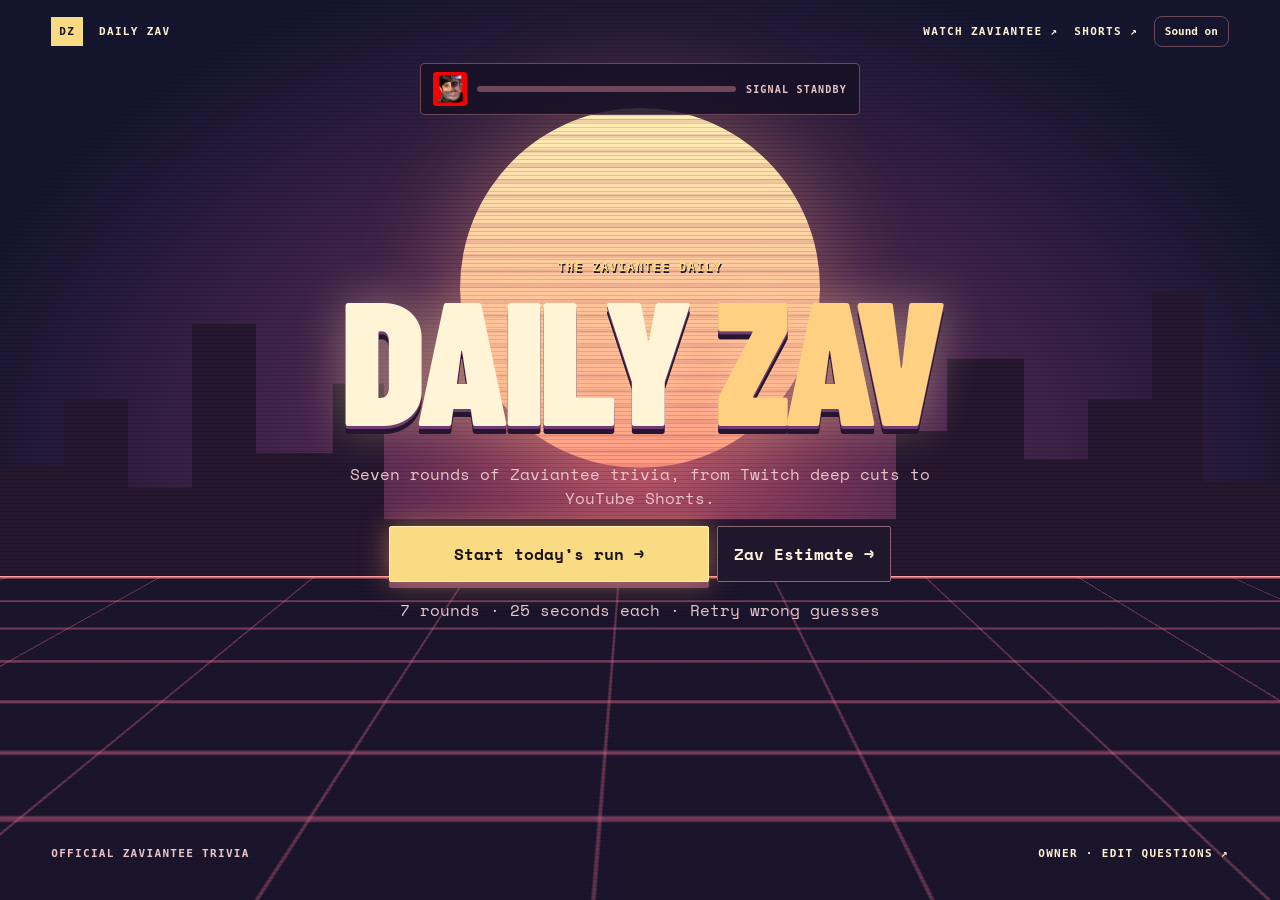
<file: index.html>
<!doctype html><html lang="en"><head><meta charset="utf-8"><meta name="viewport" content="width=device-width,initial-scale=1"><title>Daily Zav — After Hours</title><link rel="stylesheet" href="styles.css?v=night-run"><link rel="stylesheet" href="arcade.css?v=seven-estimates"></head>
<body data-screen="home"><div class="world" aria-hidden="true"><div class="moon"></div><div class="skyline"></div><div class="road"></div></div><header><a href="./" class="brand"><b>DZ</b> DAILY ZAV</a><a href="https://twitch.tv/zaviantee">WATCH ZAVIANTEE ↗</a><a class="shorts-link" href="https://www.youtube.com/@zavianteee/shorts">SHORTS ↗</a><button id="sound" class="alt" type="button">Sound on</button></header>
<main><aside><img src="zaviantee-300x300.png" alt="Zaviantee channel artwork"><div class="onair"><i></i> AFTER HOURS <span>CH 07</span></div><div class="signal"><div id="beam"></div></div><p id="signal">SIGNAL STANDBY</p></aside><div id="round-hud" aria-label="Round progress"></div><article id="stage" aria-label="Daily Zav game"><p>CONNECTING TO THE STUDIO…</p></article></main>
<footer><span>OFFICIAL ZAVIANTEE TRIVIA</span><a href="editor.html">OWNER · EDIT QUESTIONS ↗</a></footer><script src="app.js?v=character-round" defer></script></body></html>
</file>
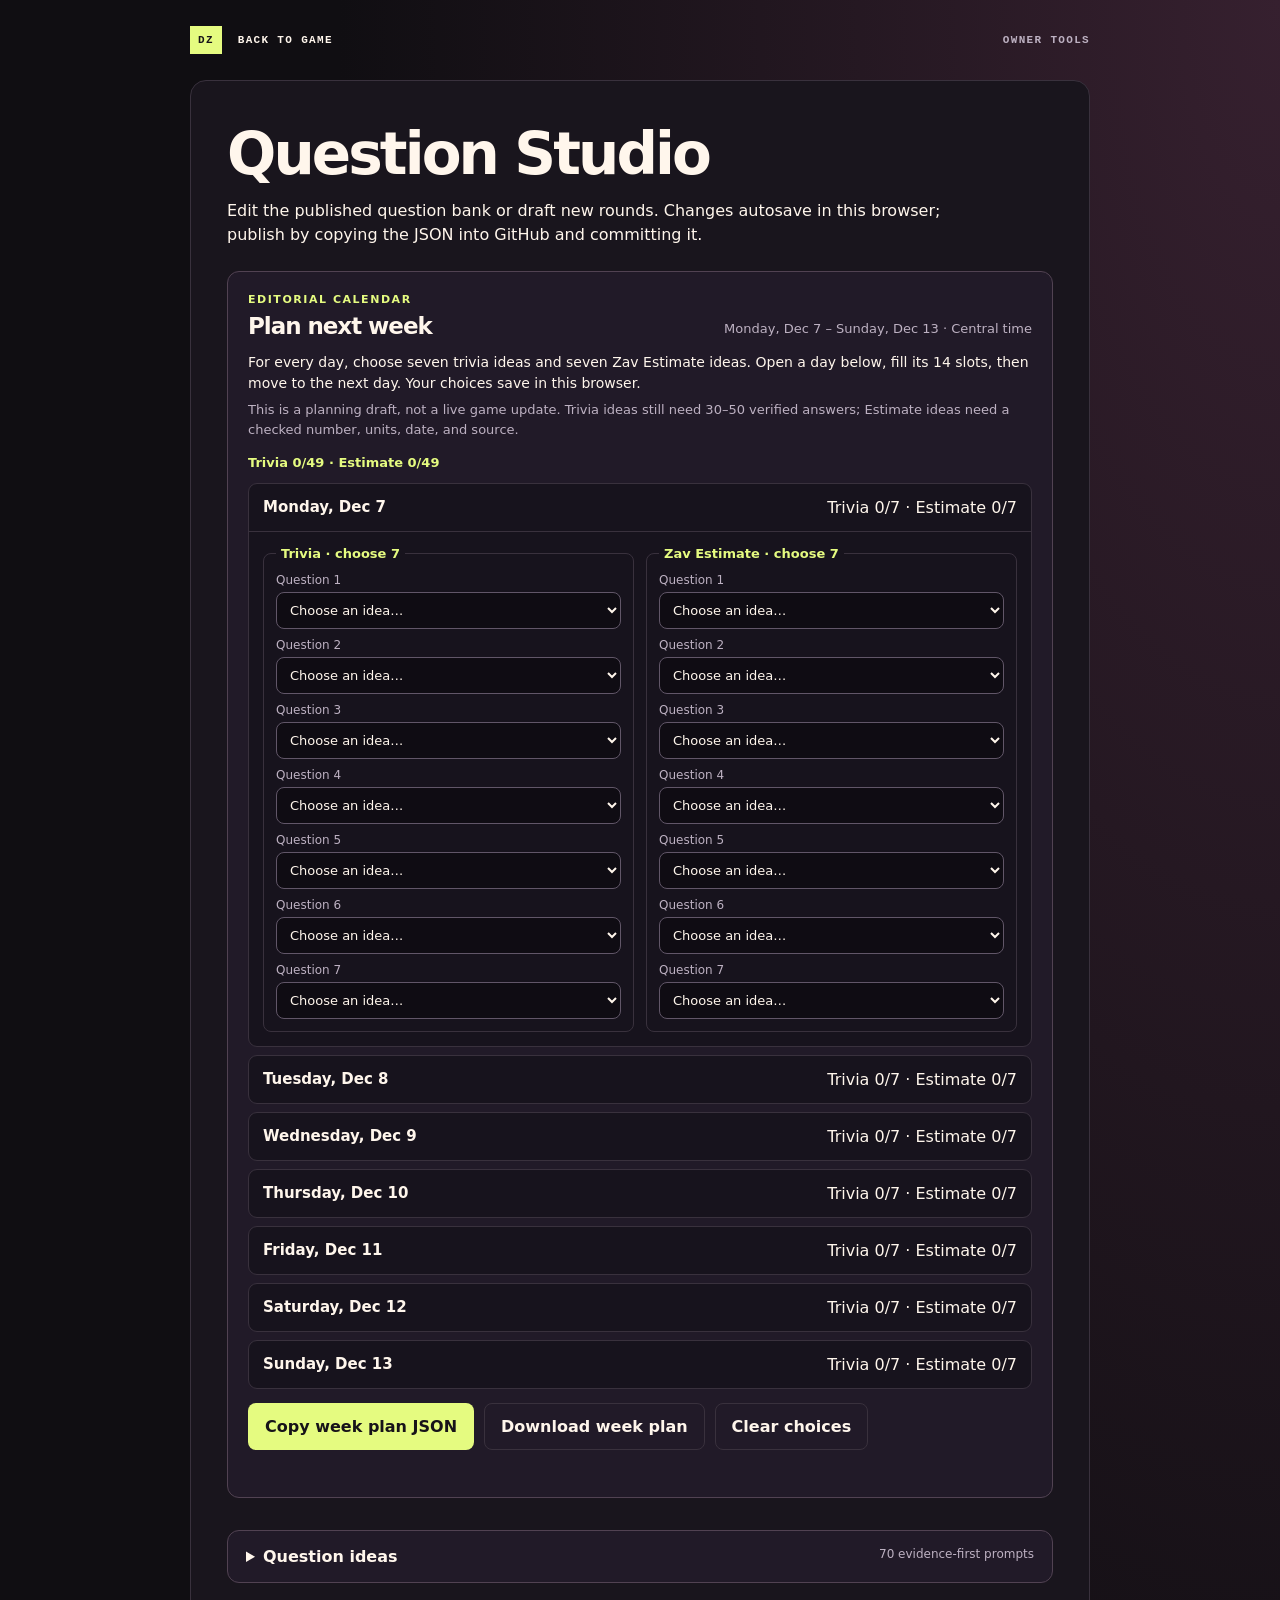
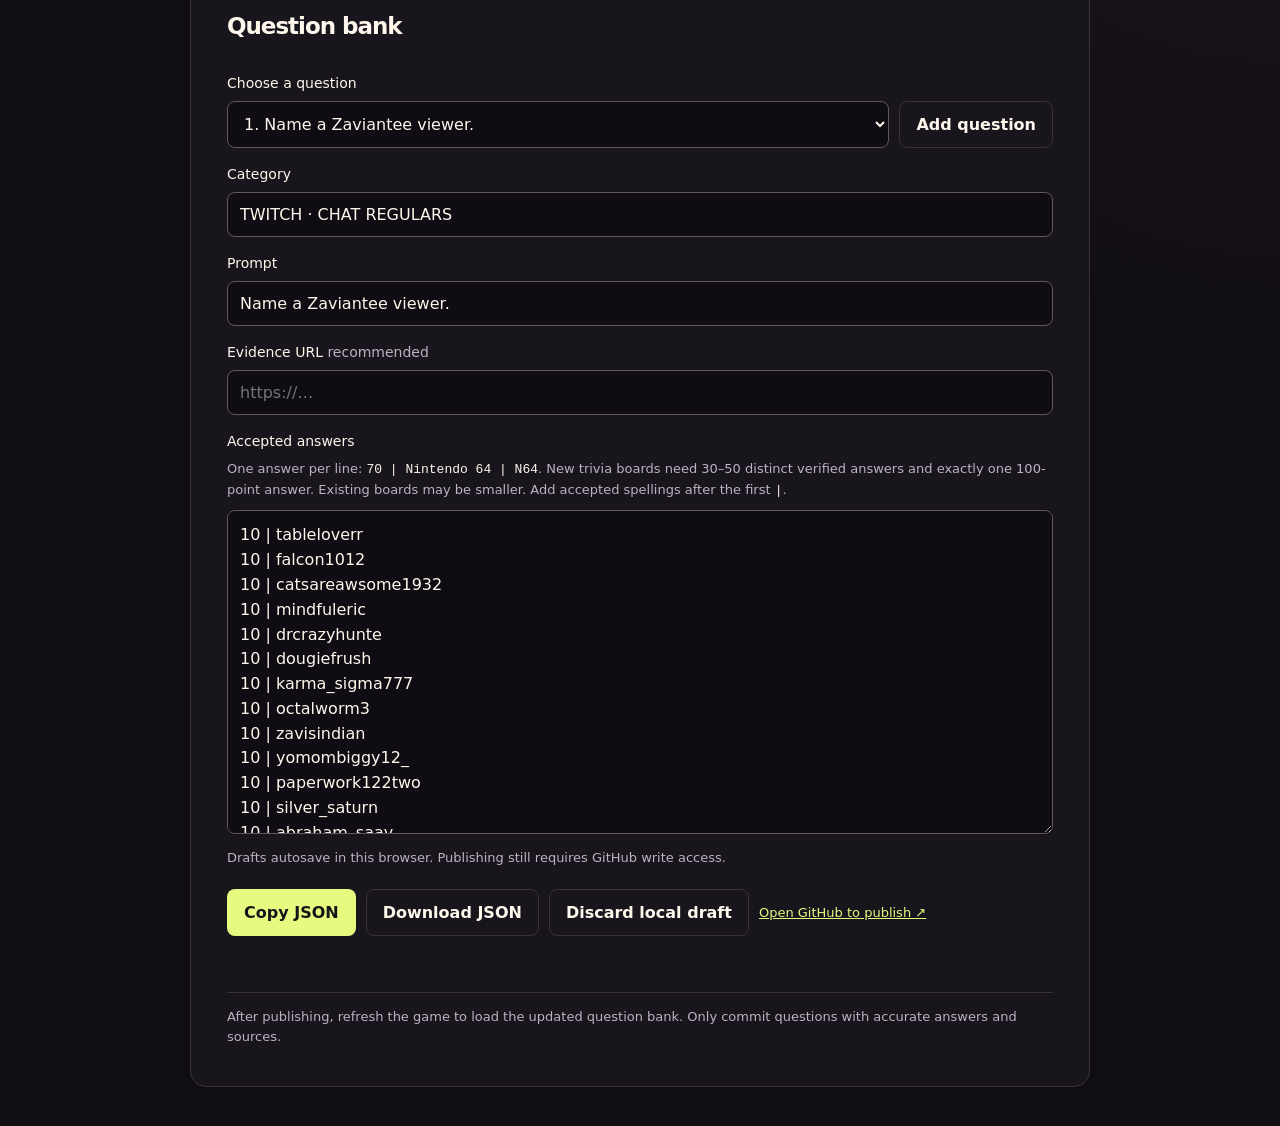
<file: editor.html>
<!doctype html>
<html lang="en">
<head>
  <meta charset="utf-8">
  <meta name="viewport" content="width=device-width, initial-scale=1">
  <title>Question Studio · Daily Zav</title>
  <link rel="stylesheet" href="styles.css">
  <link rel="stylesheet" href="editor.css?v=weekly-planner-7x7">
  <script src="editor.js?v=weekly-planner-7x7" defer></script>
</head>
<body class="studio-page">
  <header class="studio-header">
    <a class="brand" href="./"><b>DZ</b> BACK TO GAME</a>
    <span>OWNER TOOLS</span>
  </header>
  <main class="studio">
    <h1>Question Studio</h1>
    <p class="studio-intro">Edit the published question bank or draft new rounds. Changes autosave in this browser; publish by copying the JSON into GitHub and committing it.</p>

    <section class="week-planner" aria-labelledby="week-heading">
      <div class="week-planner-heading">
        <div>
          <p class="week-kicker">EDITORIAL CALENDAR</p>
          <h2 id="week-heading">Plan next week</h2>
        </div>
        <p id="week-range" class="week-range">Loading dates…</p>
      </div>
      <p class="week-help">For every day, choose seven trivia ideas and seven Zav Estimate ideas. Open a day below, fill its 14 slots, then move to the next day. Your choices save in this browser.</p>
      <p class="week-note">This is a planning draft, not a live game update. Trivia ideas still need 30–50 verified answers; Estimate ideas need a checked number, units, date, and source.</p>
      <p id="week-progress" class="week-progress" aria-live="polite">Trivia 0/49 · Estimate 0/49</p>
      <div id="week-days" class="week-days">
        <p class="idea-status">Load the question ideas to plan your week.</p>
      </div>
      <div class="week-actions">
        <button id="copy-week" type="button" disabled>Copy week plan JSON</button>
        <button id="download-week" type="button" class="alt" disabled>Download week plan</button>
        <button id="clear-week" type="button" class="alt">Clear choices</button>
      </div>
      <p id="week-status" role="status" aria-live="polite"></p>
    </section>

    <details class="idea-bank">
      <summary>Question ideas <span id="idea-count">Loading ideas…</span></summary>
      <p>These are prompts, not verified answer keys. Gather source-backed facts before publishing; trivia point tiers should reflect how often an answer appears. Estimate ideas need dated numeric answers added to the Estimate game.</p>
      <h3 class="estimate-ideas-heading">Trivia ideas <span id="trivia-count"></span></h3>
      <label class="idea-filter" for="trivia-filter">Filter trivia prompts
        <input id="trivia-filter" type="search" placeholder="Search trivia ideas">
      </label>
      <div class="idea-list" id="trivia-ideas">
        <p id="trivia-ideas-status" class="idea-status">Loading trivia ideas…</p>
      </div>
      <h3 class="estimate-ideas-heading">Zav Estimate ideas <span id="estimate-count"></span></h3>
      <label class="idea-filter" for="estimate-filter">Filter estimate prompts
        <input id="estimate-filter" type="search" placeholder="Search Estimate ideas">
      </label>
      <div class="idea-list estimate-idea-list" id="estimate-ideas">
        <p id="estimate-ideas-status" class="idea-status">Loading Estimate ideas…</p>
      </div>
    </details>

    <section class="question-editor" aria-labelledby="editor-heading">
      <h2 id="editor-heading">Question bank</h2>
      <label for="pick">Choose a question</label>
      <div class="picker-row">
        <select id="pick"></select>
        <button id="add" type="button" class="alt">Add question</button>
      </div>
      <label for="category">Category</label>
      <input id="category" maxlength="60" autocomplete="off">
      <label for="prompt">Prompt</label>
      <input id="prompt" maxlength="180" autocomplete="off">
      <label for="source">Evidence URL <span class="label-note">recommended</span></label>
      <input id="source" type="url" inputmode="url" placeholder="https://…" autocomplete="url">
      <label for="answers">Accepted answers</label>
      <p class="field-help">One answer per line: <code>70 | Nintendo 64 | N64</code>. New trivia boards need 30–50 distinct verified answers and exactly one 100-point answer. Existing boards may be smaller. Add accepted spellings after the first <code>|</code>.</p>
      <textarea id="answers" rows="12" spellcheck="false"></textarea>
      <p class="draft-note">Drafts autosave in this browser. Publishing still requires GitHub write access.</p>
      <div class="editor-actions">
        <button id="copy" type="button">Copy JSON</button>
        <button id="download" type="button" class="alt">Download JSON</button>
        <button id="reset" type="button" class="alt">Discard local draft</button>
        <a href="https://github.com/tableloverr/dailyzav/edit/main/questions.json" target="_blank" rel="noopener noreferrer">Open GitHub to publish ↗</a>
      </div>
      <p id="status" role="status" aria-live="polite"></p>
      <p class="publish-note">After publishing, refresh the game to load the updated question bank. Only commit questions with accurate answers and sources.</p>
    </section>
  </main>
</body>
</html>
</file>
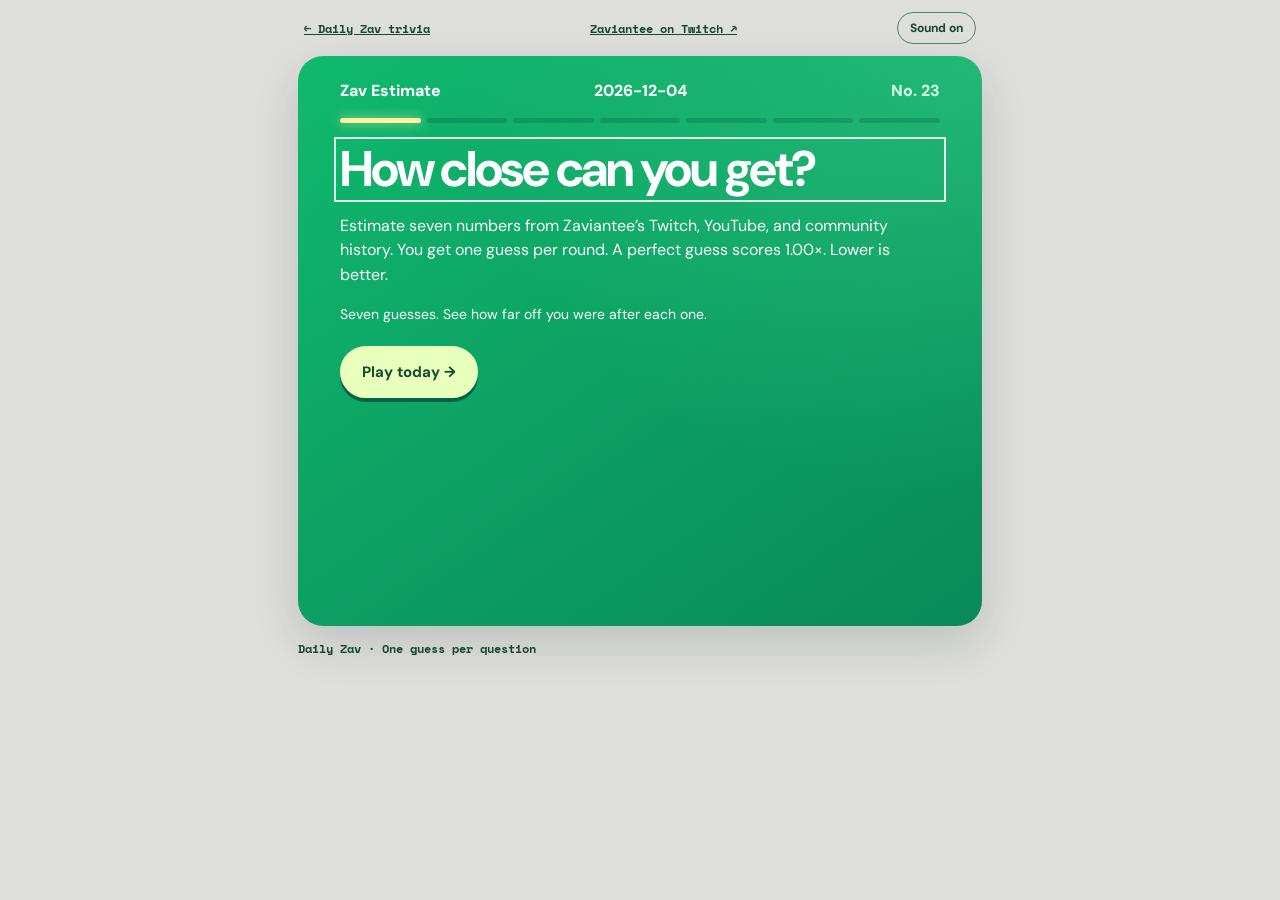
<file: estimate.html>
<!doctype html>
<html lang="en">
<head>
  <meta charset="utf-8">
  <meta name="viewport" content="width=device-width, initial-scale=1">
  <title>Zav Estimate · Daily Zav</title>
  <link rel="stylesheet" href="estimate.css?v=polish">
  <script src="estimate.js?v=polish" defer></script>
</head>
<body>
  <header><a href="./">← Daily Zav trivia</a><a href="https://www.twitch.tv/zaviantee">Zaviantee on Twitch ↗</a><button type="button" id="estimate-sound" aria-pressed="true">Sound on</button></header>
  <main class="game">
    <div class="top"><strong>Zav Estimate</strong><span id="progress"></span><span id="edition"></span></div>
    <div id="rounds" aria-hidden="true"></div><section id="screen"><p>Loading today’s estimates…</p></section>
  </main>
  <footer>Daily Zav · One guess per question</footer>
</body>
</html>
</file>
<file: styles.css>
:root{color-scheme:dark;--bg:#100e12;--panel:#19151d;--line:#39313d;--lime:#e5fb80;--pink:#ff847e;--muted:#bdb1c2;--ink:#fff6ec}*{box-sizing:border-box}body{margin:0;background:radial-gradient(ellipse at top right,#36202f,transparent 52%),var(--bg);color:var(--ink);font:16px system-ui,sans-serif;min-height:100vh}header,footer,main{max-width:1080px;margin:auto}header,footer{display:flex;justify-content:space-between;align-items:center;gap:16px;padding:22px 5%;font:700 11px ui-monospace,monospace;letter-spacing:.12em}header a,footer a{color:var(--ink);text-decoration:none}.brand b{background:var(--lime);color:#171319;padding:8px;margin-right:8px}main{display:grid;grid-template-columns:240px minmax(0,1fr);gap:16px;padding:30px 5%}aside,article{background:var(--panel);border:1px solid var(--line);border-radius:18px}aside{padding:16px;align-self:start}aside img{width:100%;display:block;border-radius:10px}.onair,.meta,.signal+p,.dots{font:700 12px ui-monospace,monospace;letter-spacing:.12em}.onair{margin:16px 0;display:flex;align-items:center;gap:8px}.onair i{width:8px;height:8px;border-radius:50%;background:var(--pink);box-shadow:0 0 12px var(--pink)}.onair span{margin-left:auto;color:var(--muted)}.signal,.clock{height:6px;background:var(--line);border-radius:6px;overflow:hidden}.signal div,.clock div{height:100%;background:var(--lime);width:0;transition:width .28s}.signal+p,footer,.muted{color:var(--muted)}article{padding:clamp(22px,5vw,54px);min-height:430px}.meta{color:var(--lime);display:flex;justify-content:space-between;gap:8px}h1{font-size:clamp(52px,9vw,100px);letter-spacing:-.09em;line-height:.87;margin:24px 0}h1 em{color:var(--pink);font-style:normal}h2{font-size:clamp(28px,4.4vw,52px);line-height:1.04;letter-spacing:-.045em;margin:24px 0}p{line-height:1.5}button,input{font:inherit;border-radius:8px;padding:13px 16px}button{border:1px solid transparent;background:var(--lime);color:#171319;font-weight:800;cursor:pointer}button:hover{filter:brightness(1.12)}button:active{transform:translateY(1px)}button.alt{background:transparent;color:var(--ink);border-color:var(--line)}input{width:100%;min-width:0;background:#0f0c13;border:1px solid #615668;color:var(--ink)}:focus-visible{outline:2px solid var(--pink);outline-offset:3px}form,.actions{display:flex;gap:8px;flex-wrap:wrap}form input{flex:1;min-width:150px}.dots{display:flex;gap:7px;margin:18px 0}.dots b{flex:1;height:5px;background:var(--line);border-radius:6px}.dots .past{background:var(--pink)}.dots .now{background:var(--lime)}.clock{margin:12px 0}.clock div{transition:none}.clock .low{background:var(--pink)}.reveal{border-left:3px solid var(--lime);padding-left:18px;margin:24px 0;animation:in .25s ease-out}.points{color:var(--lime);font-size:clamp(42px,8vw,76px);font-weight:900;letter-spacing:-.08em;line-height:1}.review{padding:0;list-style:none}.review li{display:flex;justify-content:space-between;gap:10px;border-bottom:1px solid var(--line);padding:10px 0}.review small{display:block;color:var(--muted)}@keyframes in{from{opacity:0;transform:translateY(7px)}}@media(max-width:650px){main{grid-template-columns:1fr;padding-top:8px}aside{display:grid;grid-template-columns:42px 1fr;gap:4px 12px;align-items:center;padding:10px 14px}aside img{grid-row:span 3}.onair,.signal+p{margin:0}.signal+p{font-size:9px}article{min-height:400px}footer{flex-wrap:wrap}}@media(prefers-reduced-motion:reduce){*,*::before{animation:none!important;transition:none!important}}
</file>
<file: arcade.css>
@import url('https://fonts.googleapis.com/css2?family=Space+Mono:wght@400;700&family=Barlow+Condensed:wght@700;900&display=swap');
:root { --lime:#f9db83; --pink:#ff827c; --line:#6e475b; --ink:#fff1d2; --muted:#e8c5c8; }
body { isolation:isolate; font-family:"Space Mono",monospace; background:#130f28; }
.world { position:fixed; inset:0; overflow:hidden; z-index:-1; background:radial-gradient(ellipse at 50% 52%,#a94764 0%,#48264e 36%,#15152e 78%); }
.world::after { content:""; position:absolute; inset:0; background:repeating-linear-gradient(transparent 0 3px,#09081924 3px 4px); }
.moon { position:absolute; width:min(34vw,360px); aspect-ratio:1; top:12%; left:50%; translate:-50%; border-radius:50%; background:repeating-linear-gradient(transparent 0 11px,#a750612e 11px 15px),linear-gradient(#fff1b6,#ff9a83); box-shadow:0 0 100px #ffab7866; transition:transform .65s; }
.skyline { position:absolute; inset:29% 0 36%; background:#24172e; clip-path:polygon(0 65%,5% 65%,5% 44%,10% 44%,10% 72%,15% 72%,15% 20%,20% 20%,20% 61%,26% 61%,26% 39%,30% 39%,30% 82%,70% 82%,70% 54%,74% 54%,74% 31%,80% 31%,80% 63%,85% 63%,85% 44%,90% 44%,90% 10%,94% 10%,94% 70%,100% 70%,100% 100%,0 100%); }
.road { position:absolute; inset:64% -35% -75%; overflow:hidden; background:repeating-linear-gradient(90deg,#fb74994d 0 2px,transparent 2px 7%),#1b152c; transform-origin:top center; transform:perspective(240px) rotateX(42deg); border-top:2px solid #ff9f9a; }
.road::before { content:""; position:absolute; inset:-28px 0 0; background:repeating-linear-gradient(#fb749966 0 2px,transparent 2px 28px); animation:drive .66s linear infinite; }
[data-screen=reveal] .moon { transform:translateY(-40px) scale(1.15); }
@keyframes drive { to { transform:translateY(28px); } }
header,footer { max-width:none; padding:16px clamp(12px,4vw,56px); }
header a:nth-child(2) { margin-left:auto; }
header button { font:inherit; padding:8px 10px; }
main { display:block; max-width:780px; padding:0 16px; min-height:calc(100svh - 132px); }
aside { display:flex; gap:10px; align-items:center; background:#171126df; padding:8px 12px; border-radius:4px; margin:0 auto; max-width:440px; }
aside img { display:block; width:34px; border-radius:3px; }
.onair { display:none; }
.signal { flex:1; }
.signal+p { white-space:nowrap; margin:0; font-size:10px; }
#stage { background:none; border:0; min-height:calc(100svh - 188px); padding:28px 0; text-align:center; display:flex; flex-direction:column; align-items:center; justify-content:center; }
#stage .meta { text-shadow:1px 2px #21122e; }
#stage h1 { font:900 clamp(78px,16vw,175px)/.83 "Barlow Condensed",Impact,sans-serif; letter-spacing:-.035em; text-shadow:4px 5px #281434,7px 8px #a14365; margin:10px 0 16px; }
#stage h1 em { color:#ffd082; }
#stage h2 { text-wrap:balance; }
#stage > p { max-width:600px; }
#stage .actions { justify-content:center; }
#stage button { border-radius:2px; box-shadow:3px 4px #180e27; }
#stage button.alt { background:#1f1730; }
#stage .clock,#stage .dots { width:min(100%,540px); }
[data-screen=play] #stage { justify-content:flex-start; }
[data-screen=play] #stage h2 { background:#1c152c; border:1px solid #9d627a; padding:20px; box-shadow:5px 6px #251732; font-size:clamp(22px,4.6vw,36px); }
#stage form { margin-top:auto; width:min(100%,580px); padding:12px; background:#1c152c; border:1px solid #9d627a; }
#stage input[aria-invalid=true] { border-color:var(--pink); }
#answer-status { min-height:1.5em; color:#ffb4a8; margin:8px 0 0; font-size:13px; text-shadow:1px 2px #21122e; }
#stage .reveal { border:0; padding:28px; min-width:min(100%,340px); background:#1c152ce8; box-shadow:0 0 50px #fe938354; }
#stage .reveal h2 { margin-top:0; }
#stage .jackpot { box-shadow:0 0 75px #ffc66f99,inset 0 0 25px #ffc66f55; }
#stage .rare,#stage .jackpot { position:relative; animation:rare-hit .55s cubic-bezier(.16,1,.3,1) both; }
#stage .rare { box-shadow:0 0 55px #ff8fabaa; }
#stage .jackpot .points { color:#fff4b8; text-shadow:0 0 18px #ffbf58; }
#stage .jackpot::after { content:""; position:absolute; inset:-12px; border:2px solid #ffd97a; pointer-events:none; animation:signal-ring .75s ease-out both; }
.signal div { transition:width .65s cubic-bezier(.16,1,.3,1); }
@keyframes rare-hit { from { opacity:.4; transform:translateY(22px) scale(.88); } to { opacity:1; transform:none; } }
@keyframes signal-ring { from { opacity:.8; transform:scale(.93); } to { opacity:0; transform:scale(1.19); } }
#stage .review { width:100%; background:#1c152c; padding:12px 20px; text-align:left; }
@media(max-width:550px) { header { letter-spacing:0; gap:8px; } #stage form { flex-wrap:nowrap; } #stage form input { min-width:0; } }
@media(prefers-reduced-motion:reduce) { .road::before { animation:none; } }
.answer-board { width:min(100%,620px); margin:14px 0; text-align:left; background:#171125f5; border:1px solid #98647b; border-radius:5px; overflow:hidden; }
.answer-board summary { display:flex; justify-content:space-between; align-items:center; gap:12px; padding:14px 16px; cursor:pointer; font-weight:700; }
.answer-board summary span::before { content:"＋ "; color:var(--lime); }
.answer-board[open] summary span::before { content:"− "; }
.answer-board small,.board-count { color:var(--muted); }
.board-content { padding:0 16px 16px; }
.board-content h3 { margin-top:0; font-size:15px; }
.board-controls { display:flex; gap:12px; flex-wrap:wrap; }
.board-controls label { flex:1 1 180px; font-size:12px; }
.board-controls input,.board-controls select { display:block; margin-top:5px; width:100%; padding:8px; font:inherit; }
.answer-board ul { margin:0 0 14px; padding:0; list-style:none; }
.answer-board li { display:flex; justify-content:space-between; gap:10px; padding:8px 0; border-bottom:1px solid #50334b; font-size:13px; }
.answer-board li span { overflow-wrap:anywhere; }
.answer-board strong { white-space:nowrap; color:#e8c5c8; }
.answer-board strong[data-tier="100"],.your-pick { color:#ffe18a!important; }
.answer-board strong[data-tier="70"] { color:#ffa9cd; }
.answer-board .answer-scroll { max-height:min(42svh,360px); overflow:auto; overscroll-behavior:contain; scrollbar-color:#bf7292 #21152d; scrollbar-gutter:stable; padding-right:10px; }
.answer-scroll li:nth-child(odd) { background:#ffffff05; }
.score-track { display:flex; gap:16px; margin:18px 0; }
.score-column { display:grid; gap:4px; justify-items:center; min-width:48px; }
.score-rail { height:72px; width:14px; display:flex; align-items:flex-end; background:#241b32; border:1px solid var(--line); }
.score-rail i { width:100%; height:var(--level); background:linear-gradient(#ffdb85,#e96a97); transform-origin:bottom; animation:score-rise .65s ease-out both; }
.score-column small { color:var(--muted); }
@keyframes score-rise { from { transform:scaleY(0); } }
#stage .reveal { position:relative; isolation:isolate; width:min(92%,420px); border:1px solid #f2b4a266; }
#stage .reveal h2 { font-family:"Barlow Condensed",Impact,sans-serif; text-transform:uppercase; letter-spacing:.045em; }
#stage .reveal.jackpot { border-color:#ffd87e; background:radial-gradient(ellipse at top,#604125,#1c152c 68%); }
.signal-burst { position:absolute; inset:0; pointer-events:none; }
.signal-burst i { position:absolute; left:50%; top:52%; width:5px; height:5px; background:#ffe087; box-shadow:0 0 10px #ff915d; animation:spark-out .85s var(--delay) ease-out both; }
.signal-burst i:nth-child(3n) { background:#ff85ba; }
@keyframes spark-out { from { opacity:0; transform:translate(0,0) scale(.6); } 14% { opacity:1; } to { opacity:0; transform:translate(var(--x),var(--y)) rotate(110deg) scale(.2); } }
#stage #next { margin-top:4px; min-width:180px; }
@media(max-width:420px) { header { flex-wrap:wrap; } header a:nth-child(2) { margin-left:0; } header #sound { margin-left:auto; } }
#round-hud { display:flex; justify-content:center; gap:7px; margin:12px auto 0; }
#round-hud:empty { display:none; }
#round-hud span { width:32px; height:26px; display:grid; place-items:center; border:1px solid #997084; background:#21152e; color:#dbc8dc; font-size:11px; }
#round-hud .current { color:#1b152a; background:#ffd982; border-color:#fff0b5; box-shadow:0 0 14px #ffc36c88; }
#round-hud .hit { background:#b25681; color:#fff; }
#round-hud .rare-hit { background:#ffdb85; color:#201629; }
#round-hud .miss { color:#bda9c3; border-style:dashed; }
#stage .dots { display:none; }
#stage h1 { color:#fff4d6; text-shadow:0 3px #703d73,0 8px #251630,0 0 48px #ffe2a666; }
[data-screen=home] #stage { padding-bottom:72px; }
[data-screen=home] #stage .actions button:first-child { min-width:min(84vw,320px); min-height:56px; border:1px solid #fff0b8; box-shadow:0 0 28px #ffa65f80,0 6px #744064; }
[data-screen=play] #stage { min-height:calc(100svh - 218px); }
[data-screen=play] #stage h2 { width:min(100%,620px); border-top:3px solid #f6c085; padding:clamp(16px,4vw,32px); background:linear-gradient(150deg,#34203b,#171128 74%); }
#stage #time { color:#ffda8d; min-width:4ch; text-align:right; }
#stage .clock { height:8px; border:1px solid #99677e; background:#22152e; }
#stage .clock div { background:linear-gradient(90deg,#ff78a5,#ffdc84); }
#stage .clock .low { background:#ff7b83; }
#stage form:focus-within { box-shadow:0 0 24px #ffa0715c; }
.board-source { display:inline-block; margin:8px 0 0; color:var(--lime); font-size:12px; }
.score-track { max-width:100%; flex-wrap:wrap; justify-content:center; }
@media(max-width:500px) { #round-hud span { width:28px; } .score-track { gap:8px; } .score-column { min-width:32px; } }
.estimate-action { display:inline-grid; place-items:center; padding:12px 16px; border:1px solid #886477; background:#21172d; color:#fff3dc; font-weight:700; text-decoration:none; border-radius:2px; }
.estimate-action:hover { background:#3b2745; }
</file>
<file: editor.css>
.studio-page{padding-top:12px}
.studio-header{max-width:900px;padding-inline:0}
.studio-header>span,.label-note,.draft-note,.publish-note,.field-help,.idea-bank>p,.idea-list small{
  color:var(--muted)
}
.studio-header>span{font-size:11px;letter-spacing:.12em}
.studio{display:block;max-width:900px;margin:12px auto 40px;padding:clamp(20px,4vw,36px);background:#19151d;border:1px solid #39313d;border-radius:16px}
.studio h1{font-size:clamp(34px,6vw,58px);line-height:1;margin:8px 0 14px;letter-spacing:-.05em}
.studio h2{margin:0 0 18px;font-size:23px}
.studio-intro{max-width:720px}
.week-planner{margin:24px 0 32px;padding:20px;border:1px solid #514252;border-radius:12px;background:#211a28}
.week-planner-heading{display:flex;justify-content:space-between;align-items:flex-end;gap:16px}
.week-kicker{margin:0 0 6px;color:var(--lime);font-size:11px;font-weight:700;letter-spacing:.14em}
.week-planner h2{margin:0;font-size:23px}
.week-range{margin:0;color:var(--muted);font-size:13px;text-align:right}
.week-help{margin:14px 0 6px;font-size:14px}
.week-note{margin:0;color:var(--muted);font-size:13px;line-height:1.5}
.week-progress{margin:14px 0 10px;color:var(--lime);font-size:13px;font-weight:700}
.week-days{display:grid;gap:8px}
.week-day{min-height:0;padding:0;background:#17131d;border:1px solid #39313d;border-radius:9px}
.week-day summary{display:flex;justify-content:space-between;align-items:center;gap:12px;padding:14px;cursor:pointer;list-style:none}
.week-day summary::-webkit-details-marker{display:none}
.week-day summary strong{font-size:15px}
.week-day-progress{color:var(--muted);font-size:12px}
.week-day[open] summary{border-bottom:1px solid #39313d}
.week-day-games{display:grid;grid-template-columns:repeat(2,minmax(0,1fr));gap:12px;padding:14px}
.week-day-game{min-width:0;margin:0;padding:12px;border:1px solid #39313d;border-radius:8px}
.week-day-game legend{padding:0 5px;color:var(--lime);font-size:13px;font-weight:700}
.week-day-game label{display:grid;gap:5px;margin:0 0 9px;color:var(--muted);font-size:12px}
.week-day-game label:last-child{margin-bottom:0}
.week-day-game select{width:100%;min-width:0;padding:9px;background:#0f0c13;border:1px solid #615668;border-radius:8px;color:var(--ink);font:inherit;font-size:13px}
.week-day-game select:focus-visible{outline:2px solid var(--pink);outline-offset:2px}
.week-actions{display:flex;flex-wrap:wrap;gap:10px;margin-top:14px}
#week-status{min-height:1.5em;margin:8px 0 0;color:var(--lime);font-size:13px}
.idea-bank{margin:26px 0 32px;border:1px solid #514252;border-radius:12px;background:#211a28}
.idea-bank summary{padding:16px 18px;cursor:pointer;font-weight:700}
.idea-bank summary span{float:right;color:var(--muted);font-size:12px;font-weight:400}
.idea-bank>p{margin:0;padding:0 18px 14px;font-size:14px}
.idea-filter{display:block;padding:0 18px 12px;color:var(--muted);font-size:12px}
.idea-filter input{display:block;width:100%;margin-top:6px;padding:9px 11px;background:#0f0c13;border:1px solid #615668;border-radius:8px;color:var(--ink);font:inherit}
.idea-filter input:focus-visible{outline:2px solid var(--pink);outline-offset:2px}
.idea-list{display:grid;grid-template-columns:repeat(2,minmax(0,1fr));gap:10px;padding:0 14px 14px}
.idea-list article{display:flex;justify-content:space-between;align-items:flex-start;gap:12px;padding:14px;background:#17131d;border:1px solid #39313d;border-radius:9px}
.idea-list strong{color:var(--lime);font-size:13px}
.idea-list p{margin:6px 0;font-weight:700}
.idea-list small{display:block;font-size:12px;line-height:1.45}
.idea-list button{flex:none;padding:8px 10px;font-size:12px}
.estimate-ideas-heading{margin:8px 18px;font-size:15px}
.estimate-ideas-heading span{color:var(--muted);font-size:12px;font-weight:400}
.idea-status{grid-column:1/-1;color:var(--muted);font-size:13px}
.question-editor{display:grid;gap:10px}
.question-editor label{margin:8px 0 0;font-size:14px}
.question-editor input,.question-editor select,.question-editor textarea{
  width:100%;min-width:0;background:#0f0c13;border:1px solid #615668;color:var(--ink);border-radius:8px;padding:12px;font:inherit
}
.question-editor textarea{resize:vertical;line-height:1.55}
.question-editor input:focus-visible,.question-editor select:focus-visible,.question-editor textarea:focus-visible{
  outline:2px solid var(--pink);outline-offset:2px
}
.question-editor .picker-row{display:flex;gap:10px}
.question-editor .picker-row select{flex:1}
.picker-row button{white-space:nowrap}
.field-help{margin:0;font-size:13px;line-height:1.5}
.field-help code{color:var(--ink)}
.draft-note,.publish-note{margin:4px 0;font-size:13px}
.editor-actions{display:flex;align-items:center;gap:10px;flex-wrap:wrap;margin-top:8px}
.editor-actions a{color:var(--lime);font-size:13px}
#status{min-height:1.5em;margin:4px 0;color:var(--lime)}
.publish-note{border-top:1px solid #39313d;padding-top:14px}
@media(max-width:620px){
  .studio-header{padding-inline:6px}
  .week-planner{padding:16px}
  .week-planner-heading{display:block}
  .week-range{margin-top:8px;text-align:left}
  .week-day summary{display:block}
  .week-day-progress{display:block;margin-top:5px}
  .week-day-games{grid-template-columns:1fr}
  .idea-list{grid-template-columns:1fr}
  .idea-list article{align-items:center}
  .idea-bank summary span{float:none;display:block;margin-top:4px}
  .question-editor .picker-row{align-items:stretch}
}
</file>
<file: estimate.css>
@import url('https://fonts.googleapis.com/css2?family=DM+Sans:wght@400;600;700&family=Space+Mono:wght@400;700&display=swap');
:root{color-scheme:dark;background:#171521;color:#f5f1ff;font-family:"DM Sans",sans-serif}
*{box-sizing:border-box}
body{margin:0 auto;max-width:850px;padding:22px clamp(14px,4vw,38px)}
header,.top,.actions,.comparison{display:flex;justify-content:space-between;align-items:center;gap:12px;flex-wrap:wrap}
header a,footer{color:#d7cbea;font:700 12px "Space Mono",monospace}
.game{margin:24px 0 16px;padding:clamp(22px,6vw,56px);min-height:490px;border-radius:30px;background:radial-gradient(ellipse at 100% 0,#57329a,transparent 57%),#282044;border:1px solid #846ab0;box-shadow:0 24px 70px #0006}
.top{border-bottom:1px solid #a58ac15c;padding-bottom:18px;color:#e8d5ff}
.top strong{font-size:21px}.top span,.kicker{font:700 12px "Space Mono",monospace;color:#e6bcff}
h1{font-size:clamp(34px,6.5vw,66px);line-height:1.03;letter-spacing:-.06em;margin:26px 0 18px}
p{line-height:1.55;color:#e1d7ef}
label{display:block;font-weight:700;margin-bottom:8px}
.input-row{display:flex;align-items:center;gap:12px;border:1px solid #a78ac5;border-radius:14px;background:#171227;padding:0 15px}
.input-row span{font:700 13px "Space Mono",monospace;color:#dfc9ff}
input{color:#fff;min-width:0;width:100%;padding:16px 0;border:0;background:transparent;font:700 24px "DM Sans",sans-serif}
input:focus{outline:none}.input-row:focus-within{outline:2px solid #bdf56e}
button{border:0;border-radius:100px;padding:14px 20px;background:#c8f783;color:#201632;font:700 15px "DM Sans",sans-serif;cursor:pointer}
button:hover{background:#e2ffa9}button.secondary{background:transparent;color:#f5f1ff;border:1px solid #a58ac1}
:focus-visible{outline:2px solid #f5d480;outline-offset:4px}
.actions{justify-content:flex-start;margin-top:20px}
.comparison{justify-content:flex-start;margin:16px 0}.comparison>div{flex:1 1 140px;padding:14px;background:#170f2b;border-radius:12px}
.comparison small{display:block;color:#dbc6f0}.comparison strong{font-size:clamp(23px,5vw,36px)}
.score{color:#c8f783}.error{color:#ffc1d3;min-height:1.6em}
.recap{padding-left:22px}.recap li{padding:10px 0;border-bottom:1px solid #a58ac15c}
.recap span{display:block;color:#d7cbea;font-size:14px}
.hint{font-size:14px}
.reveal{animation:reveal .28s ease-out both}@keyframes reveal{from{opacity:0;transform:translateY(8px)}}
@media(prefers-reduced-motion:reduce){.reveal{animation:none}}
:root{color-scheme:light;background:#dededb;color:#fff;font-family:"DM Sans",Arial,sans-serif}
body{max-width:724px;padding:0 clamp(0px,2.8vw,20px) 16px}
header{padding:12px 6px}
header a,footer{color:#174632}
.game{margin:0 0 14px;min-height:570px;padding:24px clamp(20px,6.15vw,42px) 44px;border:0;border-radius:25px;background:#14bf73;box-shadow:none}
.top{padding:0;border:0;color:#fff;display:grid;grid-template-columns:1fr auto 1fr}
.top strong,.top span{font:800 16px "DM Sans",Arial,sans-serif;color:#fff}
.top span:last-child{text-align:right;color:#d4ffe8}
h1{font-size:clamp(32px,7.3vw,50px);line-height:1.05;letter-spacing:-.045em;margin:20px 0 18px}
p,.hint,.kicker{color:#fff}
.kicker{margin:18px 0 -10px;font-size:11px;text-transform:uppercase;letter-spacing:.1em}
.input-row{height:88px;border:0;border-radius:22px;background:#ffffff29;padding:0 24px}
.input-row span{font:800 14px "DM Sans",sans-serif;color:#fff;text-transform:uppercase}
.input-row input{font-size:clamp(24px,5vw,32px);padding:12px 0;color:#fff}
.input-row input::placeholder{color:#e0fff0b5}
.input-row:focus-within,:focus-visible{outline-color:#e3fff0}
button,button.secondary{background:transparent;color:#fff;border:2px solid #eafff4a1}
button:hover,button.secondary:hover{background:#ffffff2c;color:#fff}
.prompt-actions{margin-top:0;justify-content:space-between}
.prompt-actions button:last-child{font:800 13px "Space Mono",monospace;letter-spacing:.12em;text-transform:uppercase;padding-inline:24px}
#calculator{height:48px;width:48px;padding:0;font-size:24px}
.error{color:#fff;font-size:14px;margin:8px 0}
.comparison>div{background:#07623c55}.comparison small,.recap span{color:#e0fff0}.score{color:#fff}
#calculator-panel{margin-top:20px;padding:16px;border:1px solid #eafff4a1;border-radius:16px;background:#066941}
#calculator-panel input{padding:8px 12px;border-radius:8px;background:#084c33;color:white;font-size:20px}
.calc-grid{display:grid;grid-template-columns:repeat(4,1fr);gap:6px;margin-top:10px}
.calc-grid button{padding:8px 2px;border-radius:8px}
#calc-error:empty{display:none}
#use-result{margin-top:12px}
.sr-only{position:absolute;width:1px;height:1px;overflow:hidden;clip-path:inset(50%);white-space:nowrap}
@media(max-width:420px){.top strong,.top span{font-size:13px}.game{border-radius:20px}.input-row{height:72px;padding-inline:13px}}
.accuracy{height:10px;margin:22px 0 16px;border-radius:999px;background:#07583755;overflow:hidden}
.accuracy i{display:block;width:var(--accuracy);height:100%;border-radius:inherit;background:#efffd2;transform-origin:left;animation:accuracy-fill .55s ease-out both}
.answer-source{font-size:13px;color:#effff5}.answer-source summary{cursor:pointer}
.answer-source p{margin:8px 0 0}
@keyframes accuracy-fill{from{transform:scaleX(0)}}
@media(prefers-reduced-motion:reduce){.accuracy i{animation:none}}
#estimate-sound{color:#174632;border:1px solid #51836c;padding:7px 12px;font-size:12px}
#estimate-sound:hover{background:#c6ebd8}
.game{background:radial-gradient(ellipse at 100% 0,#3cd38c70,transparent 55%),linear-gradient(145deg,#10b96d,#0a895a);box-shadow:0 18px 44px #183f3529}
#rounds{display:flex;gap:6px;margin:17px 0 12px}
#rounds span{height:5px;flex:1;border-radius:12px;background:#00543c42}
#rounds .done{background:#b9f5c7}
#rounds .current{background:#fff3a6;box-shadow:0 0 12px #fff3a6a8}
.prompt-actions button:last-child,#play,#next{background:#e9ffbc;color:#164a2f;border-color:#e9ffbc;box-shadow:0 4px 0 #056343}
.prompt-actions button:last-child:hover,#play:hover,#next:hover{background:#f5ffd9}
.prompt-actions button:last-child:active,#play:active,#next:active{transform:translateY(2px);box-shadow:0 2px 0 #056343}
.comparison>div{border:1px solid #a6f4cb70;border-radius:16px}
.comparison>div:last-child{background:#e4ffd8;color:#12472e}
.comparison>div:last-child small{color:#245c42}
#calculator-panel{max-width:390px;padding:18px;border:1px solid #c8ffe180;border-radius:22px;background:#064e36;box-shadow:0 14px 35px #03463061}
.calc-heading{display:flex;align-items:center;justify-content:space-between;margin-bottom:12px}
.calc-heading label{margin:0}
#close-calc{border:0;padding:0;width:36px;height:36px;font-size:24px}
#calculator-panel input{background:#073a2a;border:1px solid #85c8a8;min-height:44px}
#calc-preview{display:block;min-height:39px;text-align:right;padding:7px 4px;font:700 20px "Space Mono",monospace;color:#e8ffb6;overflow-wrap:anywhere}
.calc-grid button{min-height:42px;border:0;background:#17684c}
.calc-grid button:hover{background:#287c5f}
.calc-grid button[data-key="="],#use-result{background:#e9ffbc;color:#164a2f;border:0}
#use-result{width:100%}
#use-result:disabled{opacity:.45;cursor:default}
</file>
